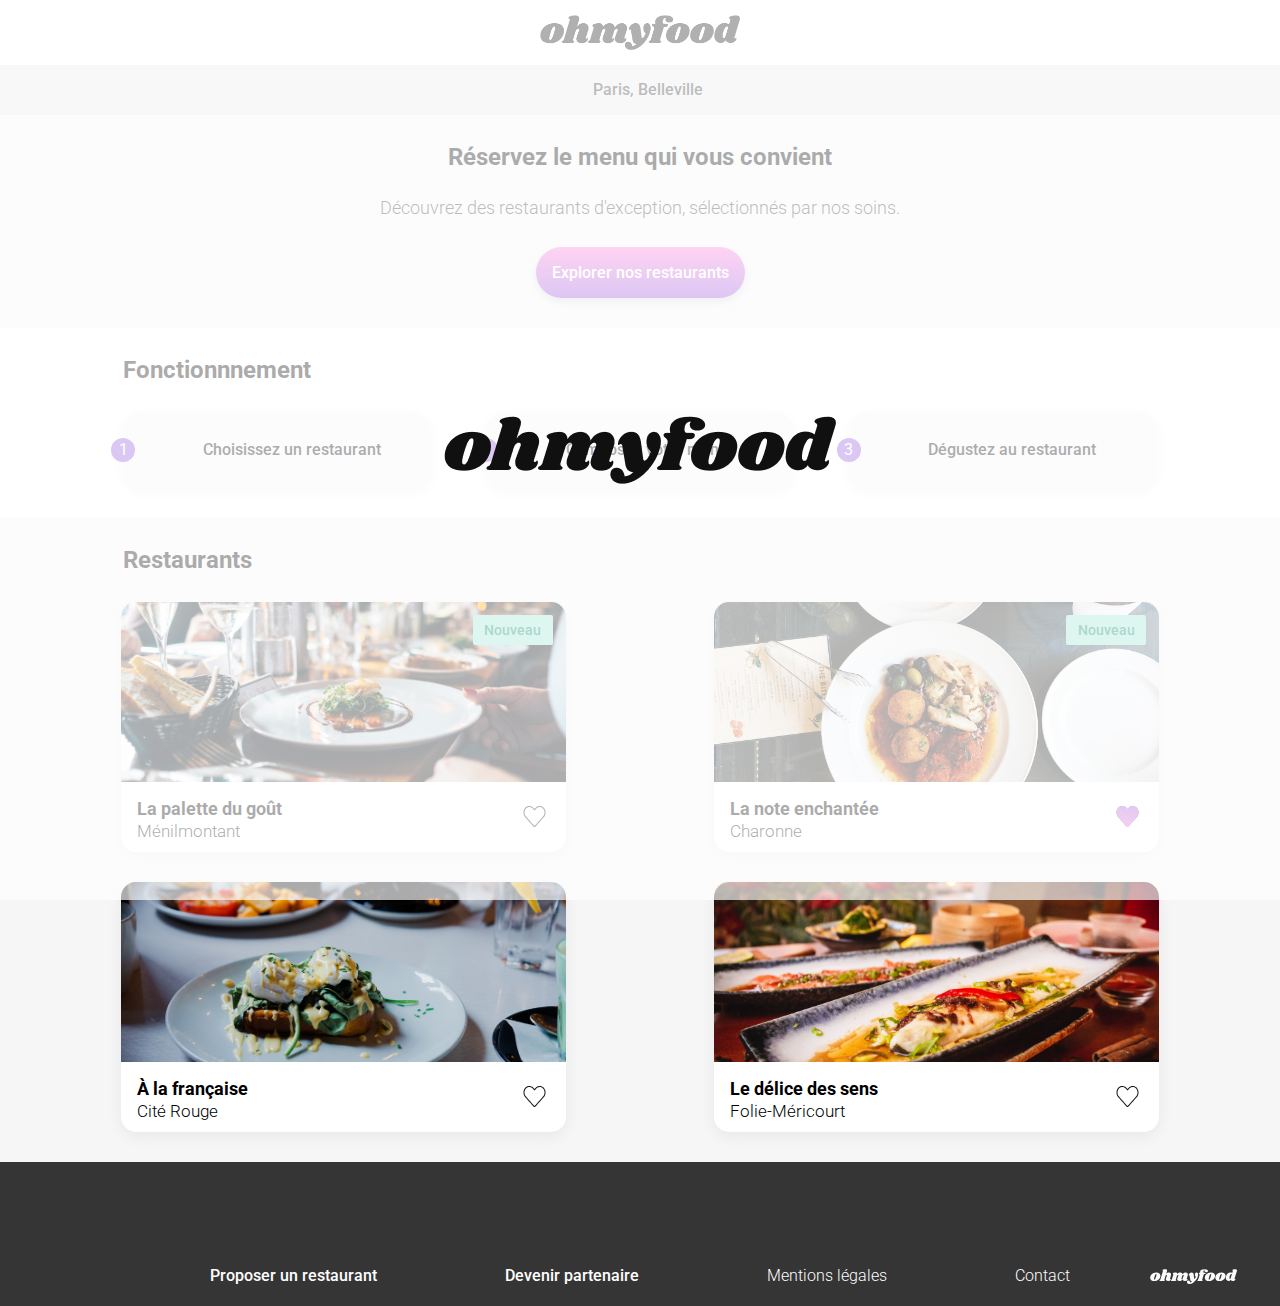
<file: index.html>
<!DOCTYPE html>
<html lang="fr">
  <head>
    <meta charset="UTF-8" />
    <meta name="viewport" content="width=device-width, initial-scale=1.0" />
    <title>OhMyFood!</title>

    <link
      rel="stylesheet"
      href="https://cdnjs.cloudflare.com/ajax/libs/font-awesome/6.4.2/css/all.min.css"
      integrity="sha512-z3gLpd7yknf1YoNbCzqRKc4qyor8gaKU1qmn+CShxbuBusANI9QpRohGBreCFkKxLhei6S9CQXFEbbKuqLg0DA=="
      crossorigin="anonymous"
      referrerpolicy="no-referrer"
    />

    <link rel="preconnect" href="https://fonts.googleapis.com" />
    <link rel="preconnect" href="https://fonts.gstatic.com" crossorigin />
    <link
      href="https://fonts.googleapis.com/css2?family=Roboto:wght@100;300;400;500;700;900&display=swap"
      rel="stylesheet"
    />

    <link rel="stylesheet" href="./css/reset.css" />
    <link rel="stylesheet" href="./css/style.css" />
  </head>

  <body>
    <div class="loader">
      <img src="./images/logo/ohmyfood.png" alt="ohmyfood's logo" />
    </div>
    <div class="main-container">
      <header>
        <nav>
          <a class="return" href="./">
            <i class="fa-solid fa-arrow-left"></i>
          </a>
          <a href="./" class="logo"></a>
        </nav>
        <div class="location">
          <i class="fa-solid fa-location-dot"></i>
          <p class="location-text">Paris, Belleville</p>
        </div>
      </header>
      <main>
        <section class="booking">
          <h1>Réservez le menu qui vous convient</h1>
          <p>
            Découvrez des restaurants d'exception, sélectionnés par nos soins.
          </p>
          <button>Explorer nos restaurants</button>
        </section>
        <section class="howto">
          <p class="section_title">Fonctionnnement</p>
          <div class="step">
            <i class="fa-solid fa-mobile-screen"></i>
            <p>Choisissez un restaurant</p>
          </div>
          <div class="step">
            <i class="fa-solid fa-list-ul"></i>
            <p>Composez votre menu</p>
          </div>
          <div class="step">
            <i class="fa-solid fa-store"></i>
            <p>Dégustez au restaurant</p>
          </div>
        </section>
        <section class="restaurants">
          <p class="section_title">Restaurants</p>
          <div class="card new">
            <a href="./restaurants/la-palette-du-gout.html">
              <img
                class="card-img"
                src="./images/restaurants/jay-wennington-N_Y88TWmGwA-unsplash.jpg"
                alt=""
              />
              <div class="card-content">
                <div class="card-description">
                  <p class="card-title">La palette du goût</p>
                  <p class="card-location">Ménilmontant</p>
                </div>
              </div>
            </a>
            <input type="checkbox" name="restaurant1" id="restaurant1" />
            <label for="restaurant1">
              <img
                src="./images/heart_empty.png"
                alt="empty heart"
                class="unchecked"
              />
              <img
                src="./images/heart_colored.png"
                alt="colored heart"
                class="checked"
              />
            </label>
          </div>

          <div class="card new">
            <a href="./restaurants/la-note-enchantee.html">
              <img
                class="card-img"
                src="./images/restaurants/stil-u2Lp8tXIcjw-unsplash.jpg"
                alt=""
              />
              <div class="card-content">
                <div class="card-description">
                  <p class="card-title">La note enchantée</p>
                  <p class="card-location">Charonne</p>
                </div>
              </div>
            </a>
            <input
              type="checkbox"
              name="restaurant2"
              id="restaurant2"
              checked
            />
            <label for="restaurant2">
              <img
                src="./images/heart_empty.png"
                alt="empty heart"
                class="unchecked"
              />
              <img
                src="./images/heart_colored.png"
                alt="colored heart"
                class="checked"
              />
            </label>
          </div>

          <div class="card">
            <a href="./restaurants/a-la-francaise.html">
              <img
                class="card-img"
                src="./images/restaurants/toa-heftiba-DQKerTsQwi0-unsplash.jpg"
                alt=""
              />
              <div class="card-content">
                <div class="card-description">
                  <p class="card-title">À la française</p>
                  <p class="card-location">Cité Rouge</p>
                </div>
              </div>
            </a>
            <input type="checkbox" name="restaurant3" id="restaurant3" />
            <label for="restaurant3">
              <img
                src="./images/heart_empty.png"
                alt="empty heart"
                class="unchecked"
              />
              <img
                src="./images/heart_colored.png"
                alt="colored heart"
                class="checked"
              />
            </label>
          </div>

          <div class="card">
            <a href="./restaurants/le-delice-des-sens.html">
              <img
                class="card-img"
                src="./images/restaurants/louis-hansel-shotsoflouis-qNBGVyOCY8Q-unsplash.jpg"
                alt=""
              />
              <div class="card-content">
                <div class="card-description">
                  <p class="card-title">Le délice des sens</p>
                  <p class="card-location">Folie-Méricourt</p>
                </div>
              </div>
            </a>
            <input type="checkbox" name="restaurant4" id="restaurant4" />
            <label for="restaurant4">
              <img
                src="./images/heart_empty.png"
                alt="empty heart"
                class="unchecked"
              />
              <img
                src="./images/heart_colored.png"
                alt="colored heart"
                class="checked"
              />
            </label>
          </div>
        </section>
      </main>
      <footer>
        <div class="footer-logo">
          <img src="./images/logo/ohmyfood@2x.svg" alt="ohmyfood's logo" />
        </div>
        <div class="footer-links">
          <a href="#" class="highlight"
            ><i class="fa-solid fa-utensils"></i>Proposer un restaurant</a
          >
          <a href="#" class="highlight"
            ><i class="fa-solid fa-handshake-angle"></i>Devenir partenaire</a
          >
          <a href="#">Mentions légales</a>
          <a href="mailto: contact@ohmyfood.fr?subject=[site]: ">Contact</a>
        </div>
      </footer>
    </div>
  </body>
</html>
</file>
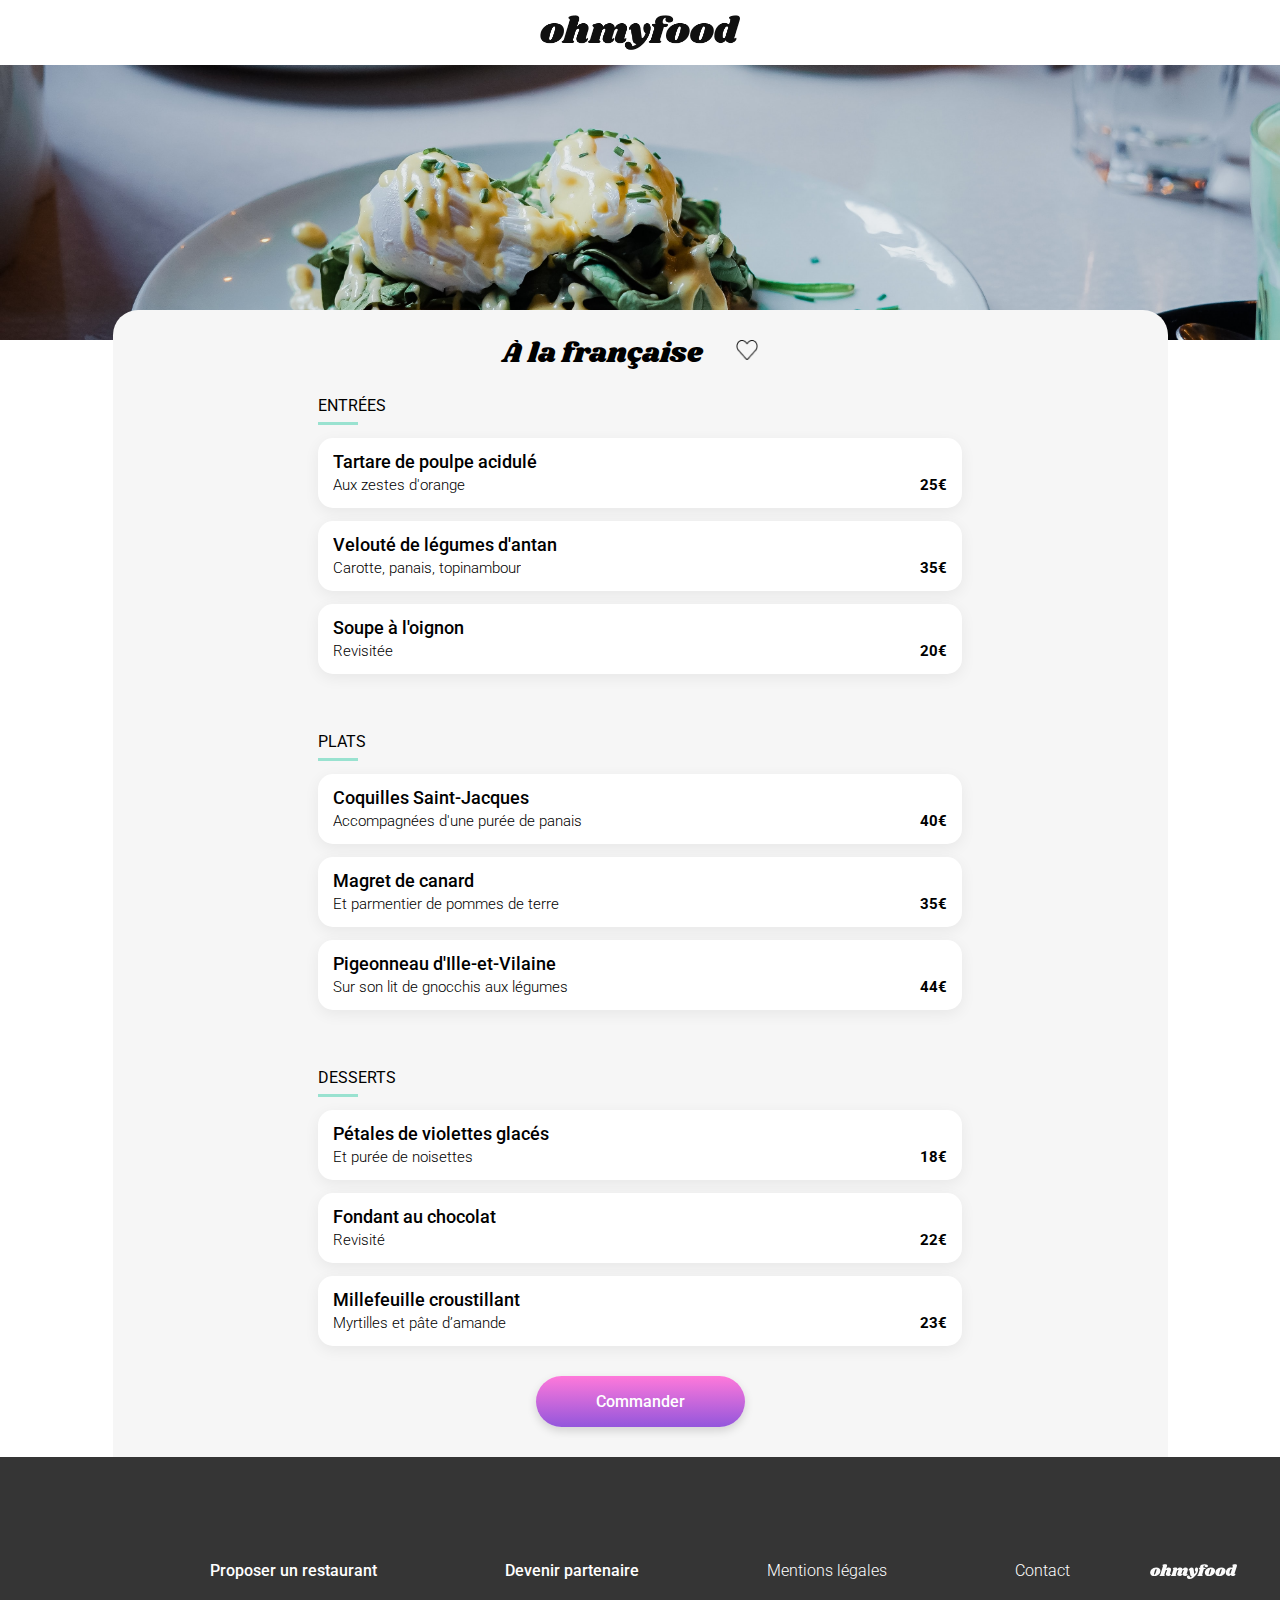
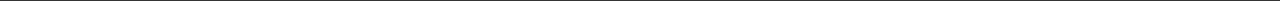
<file: restaurants/a-la-francaise.html>
<!DOCTYPE html>
<html lang="fr">
  <head>
    <meta charset="UTF-8" />
    <meta name="viewport" content="width=device-width, initial-scale=1.0" />
    <title>OhmyFood! - À la française</title>

    <link
      rel="stylesheet"
      href="https://cdnjs.cloudflare.com/ajax/libs/font-awesome/6.4.2/css/all.min.css"
      integrity="sha512-z3gLpd7yknf1YoNbCzqRKc4qyor8gaKU1qmn+CShxbuBusANI9QpRohGBreCFkKxLhei6S9CQXFEbbKuqLg0DA=="
      crossorigin="anonymous"
      referrerpolicy="no-referrer"
    />

    <link rel="preconnect" href="https://fonts.googleapis.com" />
    <link rel="preconnect" href="https://fonts.gstatic.com" crossorigin />
    <link
      href="https://fonts.googleapis.com/css2?family=Roboto:wght@100;300;400;500;700;900&display=swap"
      rel="stylesheet"
    />
    <link
      href="https://fonts.googleapis.com/css2?family=Poppins:wght@400;600&family=Shrikhand&display=swap"
      rel="stylesheet"
    />

    <link rel="stylesheet" href="../css/reset.css" />
    <link rel="stylesheet" href="../css/restaurant/restaurant.css" />
  </head>

  <body>
    <div class="main-container">
      <header>
        <nav>
          <a class="return" href="../">
            <i class="fa-solid fa-arrow-left"></i>
          </a>
          <a href="../" class="logo"></a>
        </nav>
      </header>
      <main>
        <div class="bg-image">
          <img
            src="../images/restaurants/toa-heftiba-DQKerTsQwi0-unsplash.jpg"
            alt=""
          />
        </div>
        <form action="#" class="menu">
          <div class="restaurant">
            <h1>À la française</h1>
            <input type="checkbox" name="restaurant" id="restaurant" />
            <label for="restaurant">
              <img
                src="../images/heart_empty.png"
                alt="empty heart"
                class="unchecked"
              />
              <img
                src="../images/heart_colored.png"
                alt="colored heart"
                class="checked"
              />
            </label>
          </div>

          <!-- starters -->
          <div class="category fadein starter">
            <h2 class="category-title">Entrées</h2>
            <input type="checkbox" name="starter1" id="starter1" />
            <div class="card">
              <label for="starter1" class="clickable"></label>
              <div class="card-content">
                <p class="title">Tartare de poulpe acidulé</p>
                <div class="details">
                  <p class="desc">Aux zestes d'orange</p>
                  <p class="price">25€</p>
                </div>
              </div>
              <div class="select">
                <i class="fa-solid fa-circle-check fa-lg"></i>
              </div>
            </div>
            <input type="checkbox" name="starter2" id="starter2" />
            <div class="card">
              <label for="starter2" class="clickable"></label>
              <div class="card-content">
                <p class="title">Velouté de légumes d'antan</p>
                <div class="details">
                  <p class="desc">Carotte, panais, topinambour</p>
                  <p class="price">35€</p>
                </div>
              </div>
              <div class="select">
                <i class="fa-solid fa-circle-check fa-lg"></i>
              </div>
            </div>
            <input type="checkbox" name="starter3" id="starter3" />
            <div class="card">
              <label for="starter3" class="clickable"></label>
              <div class="card-content">
                <p class="title">Soupe à l'oignon</p>
                <div class="details">
                  <p class="desc">Revisitée</p>
                  <p class="price">20€</p>
                </div>
              </div>
              <div class="select">
                <i class="fa-solid fa-circle-check fa-lg"></i>
              </div>
            </div>
          </div>

          <!-- main -->
          <div class="category fadein main">
            <h2 class="category-title">Plats</h2>
            <input type="checkbox" name="main1" id="main1" />
            <div class="card">
              <label for="main1" class="clickable"></label>
              <div class="card-content">
                <p class="title">Coquilles Saint-Jacques</p>
                <div class="details">
                  <p class="desc">Accompagnées d'une purée de panais</p>
                  <p class="price">40€</p>
                </div>
              </div>
              <div class="select">
                <i class="fa-solid fa-circle-check fa-lg"></i>
              </div>
            </div>
            <input type="checkbox" name="main2" id="main2" />
            <div class="card">
              <label for="main2" class="clickable"></label>
              <div class="card-content">
                <p class="title">Magret de canard</p>
                <div class="details">
                  <p class="desc">Et parmentier de pommes de terre</p>
                  <p class="price">35€</p>
                </div>
              </div>
              <div class="select">
                <i class="fa-solid fa-circle-check fa-lg"></i>
              </div>
            </div>
            <input type="checkbox" name="main3" id="main3" />
            <div class="card">
              <label for="main3" class="clickable"></label>
              <div class="card-content">
                <p class="title">Pigeonneau d'Ille-et-Vilaine</p>
                <div class="details">
                  <p class="desc">Sur son lit de gnocchis aux légumes</p>
                  <p class="price">44€</p>
                </div>
              </div>
              <div class="select">
                <i class="fa-solid fa-circle-check fa-lg"></i>
              </div>
            </div>
          </div>

          <!-- desserts -->
          <div class="category fadein dessert">
            <h2 class="category-title">Desserts</h2>
            <input type="checkbox" name="dessert1" id="dessert1" />
            <div class="card">
              <label for="dessert1" class="clickable"></label>
              <div class="card-content">
                <p class="title">Pétales de violettes glacés</p>
                <div class="details">
                  <p class="desc">Et purée de noisettes</p>
                  <p class="price">18€</p>
                </div>
              </div>
              <div class="select">
                <i class="fa-solid fa-circle-check fa-lg"></i>
              </div>
            </div>
            <input type="checkbox" name="dessert2" id="dessert2" />
            <div class="card">
              <label for="dessert2" class="clickable"></label>
              <div class="card-content">
                <p class="title">Fondant au chocolat</p>
                <div class="details">
                  <p class="desc">Revisité</p>
                  <p class="price">22€</p>
                </div>
              </div>
              <div class="select">
                <i class="fa-solid fa-circle-check fa-lg"></i>
              </div>
            </div>
            <input type="checkbox" name="dessert3" id="dessert3" />
            <div class="card">
              <label for="dessert3" class="clickable"></label>
              <div class="card-content">
                <p class="title">Millefeuille croustillant</p>
                <div class="details">
                  <p class="desc">Myrtilles et pâte d’amande</p>
                  <p class="price">23€</p>
                </div>
              </div>
              <div class="select">
                <i class="fa-solid fa-circle-check fa-lg"></i>
              </div>
            </div>
          </div>

          <button class="cart">Commander</button>
        </form>
      </main>
      <footer>
        <div class="footer-logo">
          <img src="../images/logo/ohmyfood@2x.svg" alt="ohmyfood's logo" />
        </div>
        <div class="footer-links">
          <a href="#" class="highlight"
            ><i class="fa-solid fa-utensils"></i>Proposer un restaurant</a
          >
          <a href="#" class="highlight"
            ><i class="fa-solid fa-handshake-angle"></i>Devenir partenaire</a
          >
          <a href="#">Mentions légales</a>
          <a href="mailto: contact@ohmyfood.fr?subject=[site]: ">Contact</a>
        </div>
      </footer>
    </div>
  </body>
</html>
</file>
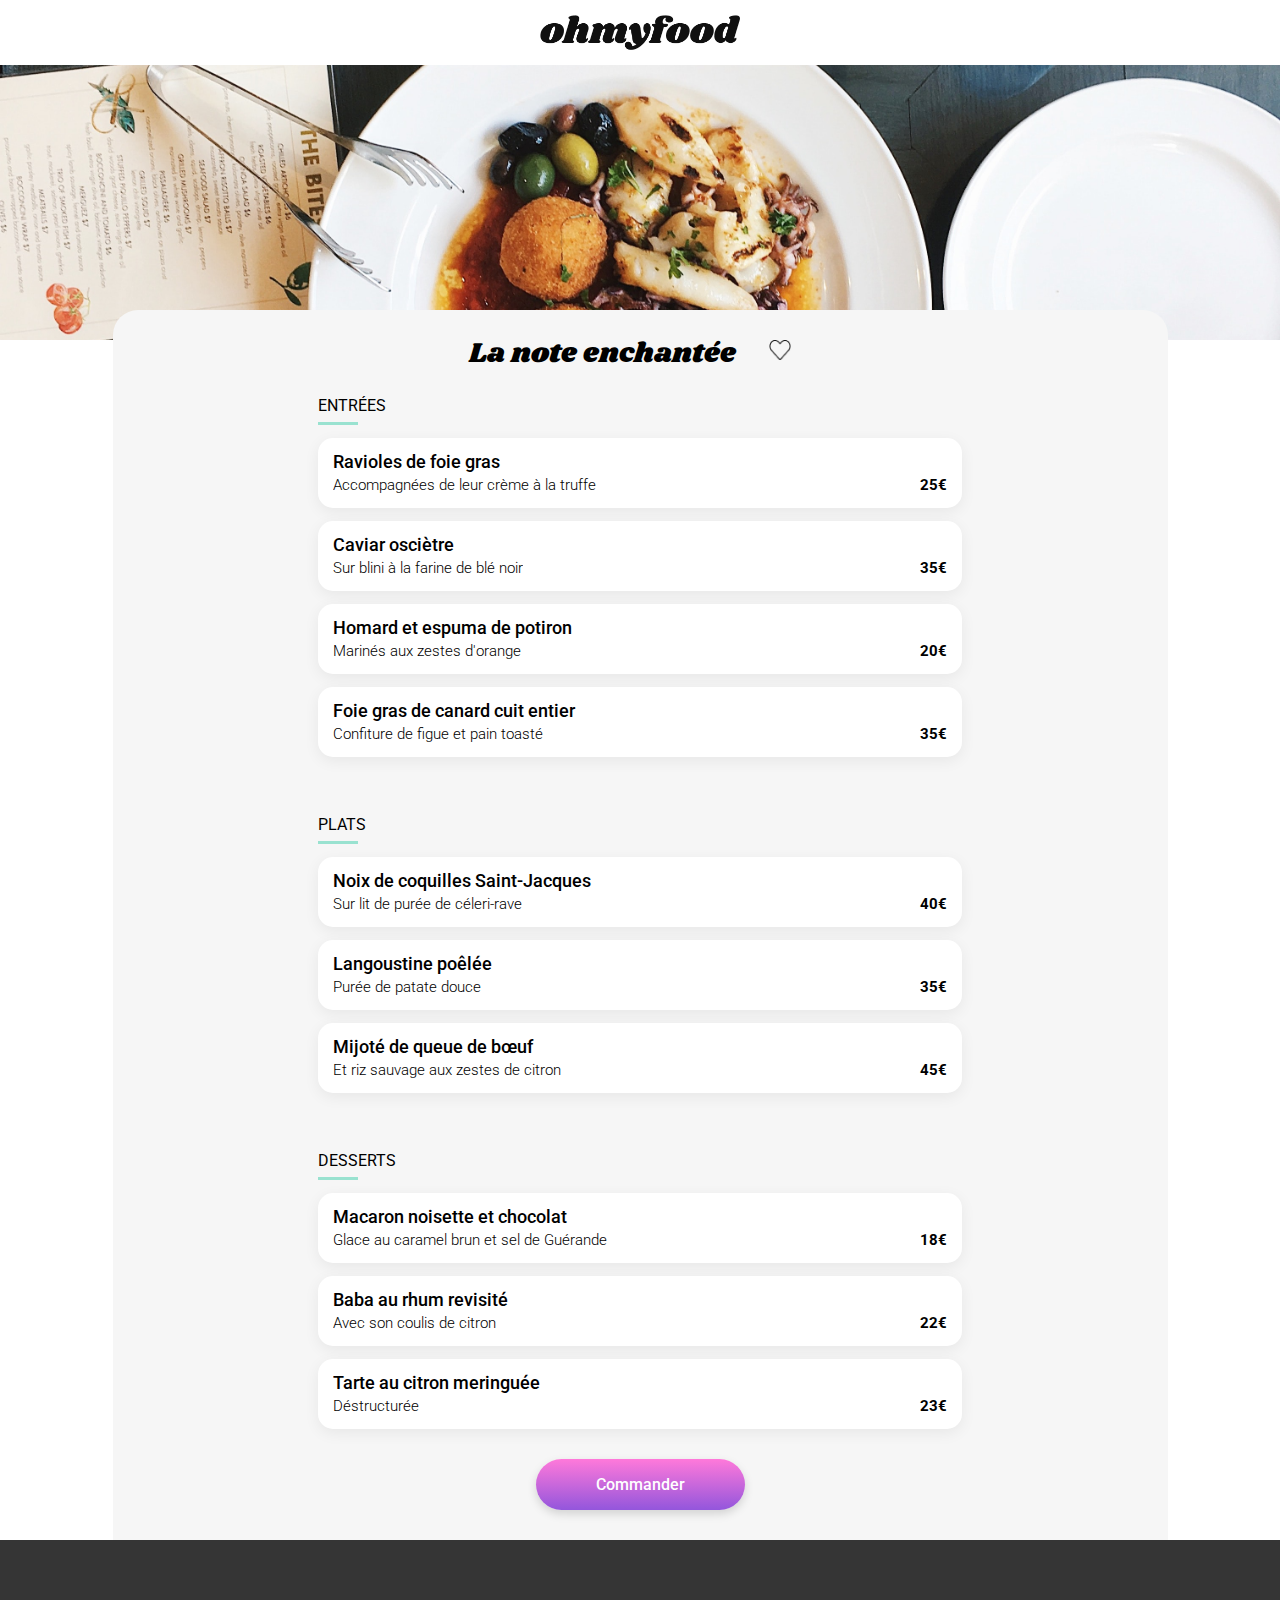
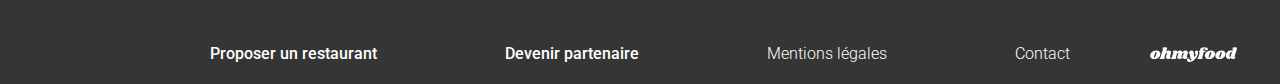
<file: restaurants/la-note-enchantee.html>
<!DOCTYPE html>
<html lang="fr">
  <head>
    <meta charset="UTF-8" />
    <meta name="viewport" content="width=device-width, initial-scale=1.0" />
    <title>OhmyFood! - La note enchantée</title>

    <link
      rel="stylesheet"
      href="https://cdnjs.cloudflare.com/ajax/libs/font-awesome/6.4.2/css/all.min.css"
      integrity="sha512-z3gLpd7yknf1YoNbCzqRKc4qyor8gaKU1qmn+CShxbuBusANI9QpRohGBreCFkKxLhei6S9CQXFEbbKuqLg0DA=="
      crossorigin="anonymous"
      referrerpolicy="no-referrer"
    />

    <link rel="preconnect" href="https://fonts.googleapis.com" />
    <link rel="preconnect" href="https://fonts.gstatic.com" crossorigin />
    <link
      href="https://fonts.googleapis.com/css2?family=Roboto:wght@100;300;400;500;700;900&display=swap"
      rel="stylesheet"
    />
    <link
      href="https://fonts.googleapis.com/css2?family=Poppins:wght@400;600&family=Shrikhand&display=swap"
      rel="stylesheet"
    />

    <link rel="stylesheet" href="../css/reset.css" />
    <link rel="stylesheet" href="../css/restaurant/restaurant.css" />
  </head>

  <body>
    <div class="main-container">
      <header>
        <nav>
          <a class="return" href="../">
            <i class="fa-solid fa-arrow-left"></i>
          </a>
          <a href="../" class="logo"></a>
        </nav>
      </header>
      <main>
        <div class="bg-image">
          <img
            src="../images/restaurants/stil-u2Lp8tXIcjw-unsplash.jpg"
            alt=""
          />
        </div>
        <form action="#" class="menu">
          <div class="restaurant">
            <h1>La note enchantée</h1>
            <input type="checkbox" name="restaurant" id="restaurant" />
            <label for="restaurant">
              <img
                src="../images/heart_empty.png"
                alt="empty heart"
                class="unchecked"
              />
              <img
                src="../images/heart_colored.png"
                alt="colored heart"
                class="checked"
              />
            </label>
          </div>

          <!-- starters -->
          <div class="category fadein starter">
            <h2 class="category-title">Entrées</h2>
            <input type="checkbox" name="starter1" id="starter1" />
            <div class="card">
              <label for="starter1" class="clickable"></label>
              <div class="card-content">
                <p class="title">Ravioles de foie gras</p>
                <div class="details">
                  <p class="desc">Accompagnées de leur crème à la truffe</p>
                  <p class="price">25€</p>
                </div>
              </div>
              <div class="select">
                <i class="fa-solid fa-circle-check fa-lg"></i>
              </div>
            </div>
            <input type="checkbox" name="starter2" id="starter2" />
            <div class="card">
              <label for="starter2" class="clickable"></label>
              <div class="card-content">
                <p class="title">Caviar osciètre</p>
                <div class="details">
                  <p class="desc">Sur blini à la farine de blé noir</p>
                  <p class="price">35€</p>
                </div>
              </div>
              <div class="select">
                <i class="fa-solid fa-circle-check fa-lg"></i>
              </div>
            </div>
            <input type="checkbox" name="starter3" id="starter3" />
            <div class="card">
              <label for="starter3" class="clickable"></label>
              <div class="card-content">
                <p class="title">Homard et espuma de potiron</p>
                <div class="details">
                  <p class="desc">Marinés aux zestes d'orange</p>
                  <p class="price">20€</p>
                </div>
              </div>
              <div class="select">
                <i class="fa-solid fa-circle-check fa-lg"></i>
              </div>
            </div>
            <input type="checkbox" name="starter4" id="starter4" />
            <div class="card">
              <label for="starter4" class="clickable"></label>
              <div class="card-content">
                <p class="title">Foie gras de canard cuit entier</p>
                <div class="details">
                  <p class="desc">Confiture de figue et pain toasté</p>
                  <p class="price">35€</p>
                </div>
              </div>
              <div class="select">
                <i class="fa-solid fa-circle-check fa-lg"></i>
              </div>
            </div>
          </div>

          <!-- main -->
          <div class="category fadein main">
            <h2 class="category-title">Plats</h2>
            <input type="checkbox" name="main1" id="main1" />
            <div class="card">
              <label for="main1" class="clickable"></label>
              <div class="card-content">
                <p class="title">Noix de coquilles Saint-Jacques</p>
                <div class="details">
                  <p class="desc">Sur lit de purée de céleri-rave</p>
                  <p class="price">40€</p>
                </div>
              </div>
              <div class="select">
                <i class="fa-solid fa-circle-check fa-lg"></i>
              </div>
            </div>
            <input type="checkbox" name="main2" id="main2" />
            <div class="card">
              <label for="main2" class="clickable"></label>
              <div class="card-content">
                <p class="title">Langoustine poêlée</p>
                <div class="details">
                  <p class="desc">Purée de patate douce</p>
                  <p class="price">35€</p>
                </div>
              </div>
              <div class="select">
                <i class="fa-solid fa-circle-check fa-lg"></i>
              </div>
            </div>
            <input type="checkbox" name="main3" id="main3" />
            <div class="card">
              <label for="main3" class="clickable"></label>
              <div class="card-content">
                <p class="title">Mijoté de queue de bœuf</p>
                <div class="details">
                  <p class="desc">Et riz sauvage aux zestes de citron</p>
                  <p class="price">45€</p>
                </div>
              </div>
              <div class="select">
                <i class="fa-solid fa-circle-check fa-lg"></i>
              </div>
            </div>
          </div>

          <!-- desserts -->
          <div class="category fadein dessert">
            <h2 class="category-title">Desserts</h2>
            <input type="checkbox" name="dessert1" id="dessert1" />
            <div class="card">
              <label for="dessert1" class="clickable"></label>
              <div class="card-content">
                <p class="title">Macaron noisette et chocolat</p>
                <div class="details">
                  <p class="desc">Glace au caramel brun et sel de Guérande</p>
                  <p class="price">18€</p>
                </div>
              </div>
              <div class="select">
                <i class="fa-solid fa-circle-check fa-lg"></i>
              </div>
            </div>
            <input type="checkbox" name="dessert2" id="dessert2" />
            <div class="card">
              <label for="dessert2" class="clickable"></label>
              <div class="card-content">
                <p class="title">Baba au rhum revisité</p>
                <div class="details">
                  <p class="desc">Avec son coulis de citron</p>
                  <p class="price">22€</p>
                </div>
              </div>
              <div class="select">
                <i class="fa-solid fa-circle-check fa-lg"></i>
              </div>
            </div>
            <input type="checkbox" name="dessert3" id="dessert3" />
            <div class="card">
              <label for="dessert3" class="clickable"></label>
              <div class="card-content">
                <p class="title">Tarte au citron meringuée</p>
                <div class="details">
                  <p class="desc">Déstructurée</p>
                  <p class="price">23€</p>
                </div>
              </div>
              <div class="select">
                <i class="fa-solid fa-circle-check fa-lg"></i>
              </div>
            </div>
          </div>

          <button class="cart">Commander</button>
        </form>
      </main>
      <footer>
        <div class="footer-logo">
          <img src="../images/logo/ohmyfood@2x.svg" alt="ohmyfood's logo" />
        </div>
        <div class="footer-links">
          <a href="#" class="highlight"
            ><i class="fa-solid fa-utensils"></i>Proposer un restaurant</a
          >
          <a href="#" class="highlight"
            ><i class="fa-solid fa-handshake-angle"></i>Devenir partenaire</a
          >
          <a href="#">Mentions légales</a>
          <a href="mailto: contact@ohmyfood.fr?subject=[site]: ">Contact</a>
        </div>
      </footer>
    </div>
  </body>
</html>
</file>
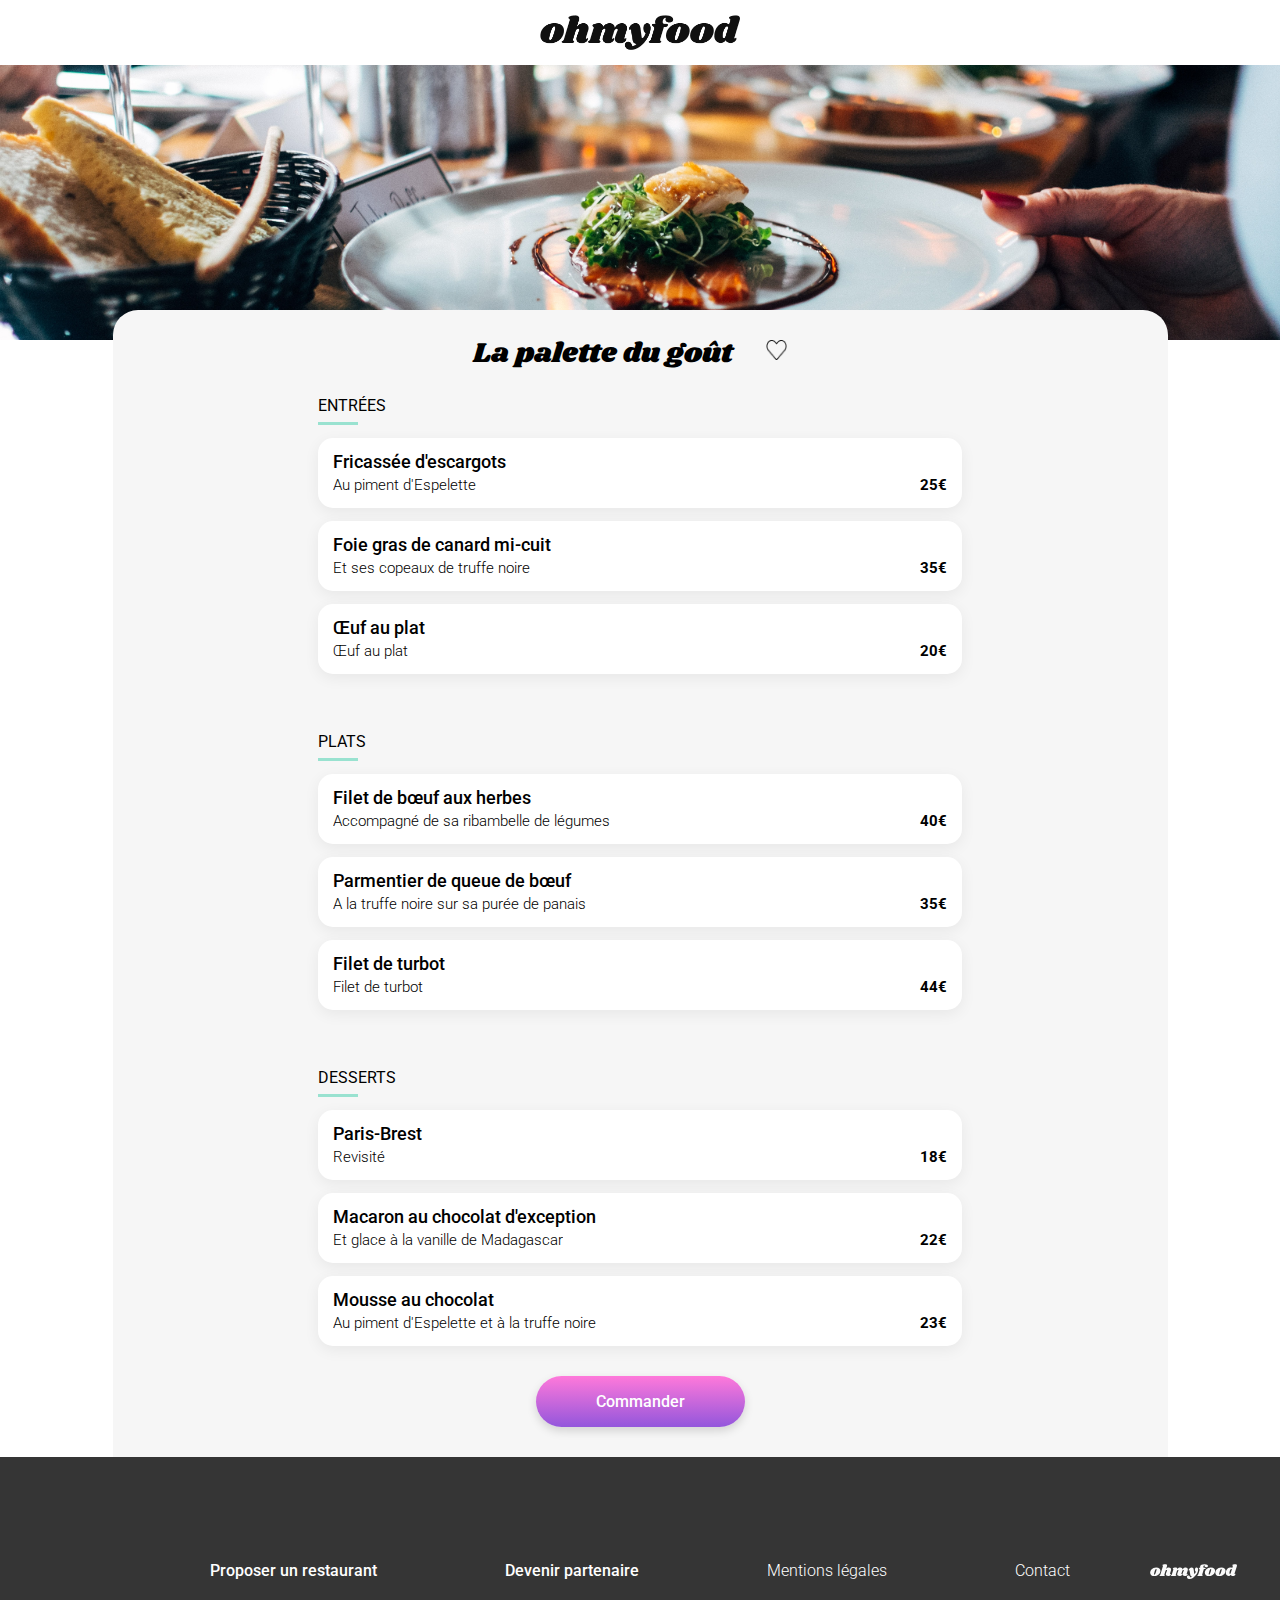
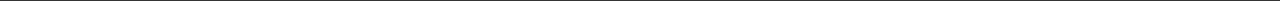
<file: restaurants/la-palette-du-gout.html>
<!DOCTYPE html>
<html lang="fr">
  <head>
    <meta charset="UTF-8" />
    <meta name="viewport" content="width=device-width, initial-scale=1.0" />
    <title>OhmyFood! - La palette du goût</title>

    <link
      rel="stylesheet"
      href="https://cdnjs.cloudflare.com/ajax/libs/font-awesome/6.4.2/css/all.min.css"
      integrity="sha512-z3gLpd7yknf1YoNbCzqRKc4qyor8gaKU1qmn+CShxbuBusANI9QpRohGBreCFkKxLhei6S9CQXFEbbKuqLg0DA=="
      crossorigin="anonymous"
      referrerpolicy="no-referrer"
    />

    <link rel="preconnect" href="https://fonts.googleapis.com" />
    <link rel="preconnect" href="https://fonts.gstatic.com" crossorigin />
    <link
      href="https://fonts.googleapis.com/css2?family=Roboto:wght@100;300;400;500;700;900&display=swap"
      rel="stylesheet"
    />
    <link
      href="https://fonts.googleapis.com/css2?family=Poppins:wght@400;600&family=Shrikhand&display=swap"
      rel="stylesheet"
    />

    <link rel="stylesheet" href="../css/reset.css" />
    <link rel="stylesheet" href="../css/restaurant/restaurant.css" />
  </head>

  <body>
    <div class="main-container">
      <header>
        <nav>
          <a class="return" href="../">
            <i class="fa-solid fa-arrow-left"></i>
          </a>
          <a href="../" class="logo"></a>
        </nav>
      </header>
      <main>
        <div class="bg-image">
          <img
            src="../images/restaurants/jay-wennington-N_Y88TWmGwA-unsplash.jpg"
            alt=""
          />
        </div>
        <form action="#" class="menu">
          <div class="restaurant">
            <h1>La palette du goût</h1>
            <input type="checkbox" name="restaurant" id="restaurant" />
            <label for="restaurant">
              <img
                src="../images/heart_empty.png"
                alt="empty heart"
                class="unchecked"
              />
              <img
                src="../images/heart_colored.png"
                alt="colored heart"
                class="checked"
              />
            </label>
          </div>

          <!-- starters -->
          <div class="category fadein starter">
            <h2 class="category-title">Entrées</h2>
            <input type="checkbox" name="starter1" id="starter1" />
            <div class="card">
              <label for="starter1" class="clickable"></label>
              <div class="card-content">
                <p class="title">Fricassée d'escargots</p>
                <div class="details">
                  <p class="desc">Au piment d'Espelette</p>
                  <p class="price">25€</p>
                </div>
              </div>
              <div class="select">
                <i class="fa-solid fa-circle-check fa-xl"></i>
              </div>
            </div>
            <input type="checkbox" name="starter2" id="starter2" />
            <div class="card">
              <label for="starter2" class="clickable"></label>
              <div class="card-content">
                <p class="title">Foie gras de canard mi-cuit</p>
                <div class="details">
                  <p class="desc">Et ses copeaux de truffe noire</p>
                  <p class="price">35€</p>
                </div>
              </div>
              <div class="select">
                <i class="fa-solid fa-circle-check fa-xl"></i>
              </div>
            </div>
            <input type="checkbox" name="starter3" id="starter3" />
            <div class="card">
              <label for="starter3" class="clickable"></label>
              <div class="card-content">
                <p class="title">Œuf au plat</p>
                <div class="details">
                  <p class="desc">Œuf au plat</p>
                  <p class="price">20€</p>
                </div>
              </div>
              <div class="select">
                <i class="fa-solid fa-circle-check fa-xl"></i>
              </div>
            </div>
          </div>

          <!-- main -->
          <div class="category fadein main">
            <h2 class="category-title">Plats</h2>
            <input type="checkbox" name="main1" id="main1" />
            <div class="card">
              <label for="main1" class="clickable"></label>
              <div class="card-content">
                <p class="title">Filet de bœuf aux herbes</p>
                <div class="details">
                  <p class="desc">Accompagné de sa ribambelle de légumes</p>
                  <p class="price">40€</p>
                </div>
              </div>
              <div class="select">
                <i class="fa-solid fa-circle-check fa-xl"></i>
              </div>
            </div>
            <input type="checkbox" name="main2" id="main2" />
            <div class="card">
              <label for="main2" class="clickable"></label>
              <div class="card-content">
                <p class="title">Parmentier de queue de bœuf</p>
                <div class="details">
                  <p class="desc">À la truffe noire sur sa purée de panais</p>
                  <p class="price">35€</p>
                </div>
              </div>
              <div class="select">
                <i class="fa-solid fa-circle-check fa-xl"></i>
              </div>
            </div>
            <input type="checkbox" name="main3" id="main3" />
            <div class="card">
              <label for="main3" class="clickable"></label>
              <div class="card-content">
                <p class="title">Filet de turbot</p>
                <div class="details">
                  <p class="desc">Filet de turbot</p>
                  <p class="price">44€</p>
                </div>
              </div>
              <div class="select">
                <i class="fa-solid fa-circle-check fa-xl"></i>
              </div>
            </div>
          </div>

          <!-- desserts -->
          <div class="category fadein dessert">
            <h2 class="category-title">Desserts</h2>
            <input type="checkbox" name="dessert1" id="dessert1" />
            <div class="card">
              <label for="dessert1" class="clickable"></label>
              <div class="card-content">
                <p class="title">Paris-Brest</p>
                <div class="details">
                  <p class="desc">Revisité</p>
                  <p class="price">18€</p>
                </div>
              </div>
              <div class="select">
                <i class="fa-solid fa-circle-check fa-xl"></i>
              </div>
            </div>
            <input type="checkbox" name="dessert2" id="dessert2" />
            <div class="card">
              <label for="dessert2" class="clickable"></label>
              <div class="card-content">
                <p class="title">Macaron au chocolat d'exception</p>
                <div class="details">
                  <p class="desc">Et glace à la vanille de Madagascar</p>
                  <p class="price">22€</p>
                </div>
              </div>
              <div class="select">
                <i class="fa-solid fa-circle-check fa-xl"></i>
              </div>
            </div>
            <input type="checkbox" name="dessert3" id="dessert3" />
            <div class="card">
              <label for="dessert3" class="clickable"></label>
              <div class="card-content">
                <p class="title">Mousse au chocolat</p>
                <div class="details">
                  <p class="desc">Au piment d'Espelette et à la truffe noire</p>
                  <p class="price">23€</p>
                </div>
              </div>
              <div class="select">
                <i class="fa-solid fa-circle-check fa-xl"></i>
              </div>
            </div>
          </div>

          <button class="cart">Commander</button>
        </form>
      </main>
      <footer>
        <div class="footer-logo">
          <img src="../images/logo/ohmyfood@2x.svg" alt="ohmyfood's logo" />
        </div>
        <div class="footer-links">
          <a href="#" class="highlight"
            ><i class="fa-solid fa-utensils"></i>Proposer un restaurant</a
          >
          <a href="#" class="highlight"
            ><i class="fa-solid fa-handshake-angle"></i>Devenir partenaire</a
          >
          <a href="#">Mentions légales</a>
          <a href="mailto: contact@ohmyfood.fr?subject=[site]: ">Contact</a>
        </div>
      </footer>
    </div>
  </body>
</html>
</file>
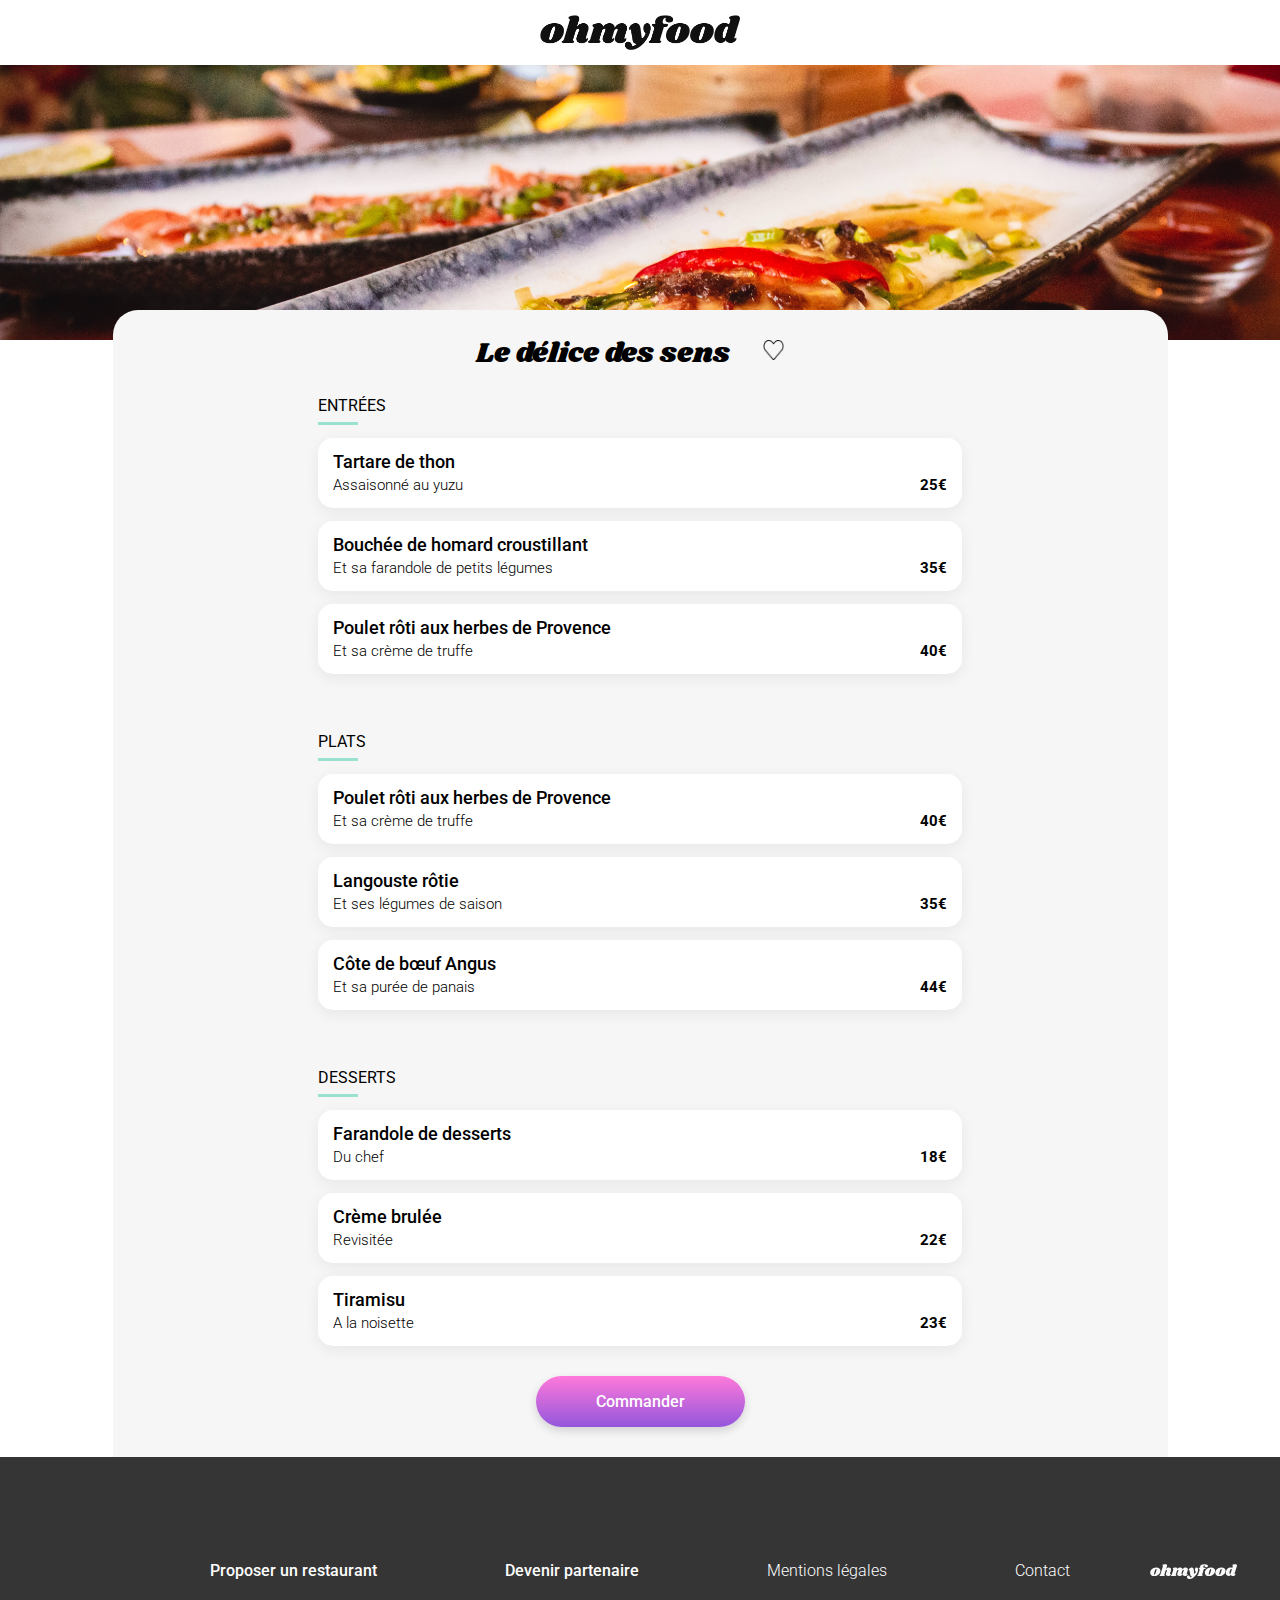
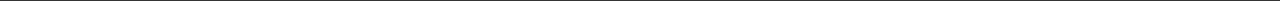
<file: restaurants/le-delice-des-sens.html>
<!DOCTYPE html>
<html lang="fr">
  <head>
    <meta charset="UTF-8" />
    <meta name="viewport" content="width=device-width, initial-scale=1.0" />
    <title>OhmyFood! - Le délice des sens</title>

    <link
      rel="stylesheet"
      href="https://cdnjs.cloudflare.com/ajax/libs/font-awesome/6.4.2/css/all.min.css"
      integrity="sha512-z3gLpd7yknf1YoNbCzqRKc4qyor8gaKU1qmn+CShxbuBusANI9QpRohGBreCFkKxLhei6S9CQXFEbbKuqLg0DA=="
      crossorigin="anonymous"
      referrerpolicy="no-referrer"
    />

    <link rel="preconnect" href="https://fonts.googleapis.com" />
    <link rel="preconnect" href="https://fonts.gstatic.com" crossorigin />
    <link
      href="https://fonts.googleapis.com/css2?family=Roboto:wght@100;300;400;500;700;900&display=swap"
      rel="stylesheet"
    />
    <link
      href="https://fonts.googleapis.com/css2?family=Poppins:wght@400;600&family=Shrikhand&display=swap"
      rel="stylesheet"
    />

    <link rel="stylesheet" href="../css/reset.css" />
    <link rel="stylesheet" href="../css/restaurant/restaurant.css" />
  </head>

  <body>
    <div class="main-container">
      <header>
        <nav>
          <a class="return" href="../">
            <i class="fa-solid fa-arrow-left"></i>
          </a>
          <a href="../" class="logo"></a>
        </nav>
      </header>
      <main>
        <div class="bg-image">
          <img
            src="../images/restaurants/louis-hansel-shotsoflouis-qNBGVyOCY8Q-unsplash.jpg"
            alt=""
          />
        </div>
        <form action="#" class="menu">
          <div class="restaurant">
            <h1>Le délice des sens</h1>
            <input type="checkbox" name="restaurant" id="restaurant" />
            <label for="restaurant">
              <img
                src="../images/heart_empty.png"
                alt="empty heart"
                class="unchecked"
              />
              <img
                src="../images/heart_colored.png"
                alt="colored heart"
                class="checked"
              />
            </label>
          </div>

          <!-- starters -->
          <div class="category fadein starter">
            <h2 class="category-title">Entrées</h2>
            <input type="checkbox" name="starter1" id="starter1" />
            <div class="card">
              <label for="starter1" class="clickable"></label>
              <div class="card-content">
                <p class="title">Tartare de thon</p>
                <div class="details">
                  <p class="desc">Assaisonné au yuzu</p>
                  <p class="price">25€</p>
                </div>
              </div>
              <div class="select">
                <i class="fa-solid fa-circle-check fa-lg"></i>
              </div>
            </div>
            <input type="checkbox" name="starter2" id="starter2" />
            <div class="card">
              <label for="starter2" class="clickable"></label>
              <div class="card-content">
                <p class="title">Bouchée de homard croustillant</p>
                <div class="details">
                  <p class="desc">Et sa farandole de petits légumes</p>
                  <p class="price">35€</p>
                </div>
              </div>
              <div class="select">
                <i class="fa-solid fa-circle-check fa-lg"></i>
              </div>
            </div>
            <input type="checkbox" name="starter3" id="starter3" />
            <div class="card">
              <label for="starter3" class="clickable"></label>
              <div class="card-content">
                <p class="title">Poulet rôti aux herbes de Provence</p>
                <div class="details">
                  <p class="desc">Et sa crème de truffe</p>
                  <p class="price">40€</p>
                </div>
              </div>
              <div class="select">
                <i class="fa-solid fa-circle-check fa-lg"></i>
              </div>
            </div>
          </div>

          <!-- main -->
          <div class="category fadein main">
            <h2 class="category-title">Plats</h2>
            <input type="checkbox" name="main1" id="main1" />
            <div class="card">
              <label for="main1" class="clickable"></label>
              <div class="card-content">
                <p class="title">Poulet rôti aux herbes de Provence</p>
                <div class="details">
                  <p class="desc">Et sa crème de truffe</p>
                  <p class="price">40€</p>
                </div>
              </div>
              <div class="select">
                <i class="fa-solid fa-circle-check fa-lg"></i>
              </div>
            </div>
            <input type="checkbox" name="main2" id="main2" />
            <div class="card">
              <label for="main2" class="clickable"></label>
              <div class="card-content">
                <p class="title">Langouste rôtie</p>
                <div class="details">
                  <p class="desc">Et ses légumes de saison</p>
                  <p class="price">35€</p>
                </div>
              </div>
              <div class="select">
                <i class="fa-solid fa-circle-check fa-lg"></i>
              </div>
            </div>
            <input type="checkbox" name="main3" id="main3" />
            <div class="card">
              <label for="main3" class="clickable"></label>
              <div class="card-content">
                <p class="title">Côte de bœuf Angus</p>
                <div class="details">
                  <p class="desc">Et sa purée de panais</p>
                  <p class="price">44€</p>
                </div>
              </div>
              <div class="select">
                <i class="fa-solid fa-circle-check fa-lg"></i>
              </div>
            </div>
          </div>

          <!-- desserts -->
          <div class="category fadein dessert">
            <h2 class="category-title">Desserts</h2>
            <input type="checkbox" name="dessert1" id="dessert1" />
            <div class="card">
              <label for="dessert1" class="clickable"></label>
              <div class="card-content">
                <p class="title">Farandole de desserts</p>
                <div class="details">
                  <p class="desc">Du chef</p>
                  <p class="price">18€</p>
                </div>
              </div>
              <div class="select">
                <i class="fa-solid fa-circle-check fa-lg"></i>
              </div>
            </div>
            <input type="checkbox" name="dessert2" id="dessert2" />
            <div class="card">
              <label for="dessert2" class="clickable"></label>
              <div class="card-content">
                <p class="title">Crème brulée</p>
                <div class="details">
                  <p class="desc">Revisitée</p>
                  <p class="price">22€</p>
                </div>
              </div>
              <div class="select">
                <i class="fa-solid fa-circle-check fa-lg"></i>
              </div>
            </div>
            <input type="checkbox" name="dessert3" id="dessert3" />
            <div class="card">
              <label for="dessert3" class="clickable"></label>
              <div class="card-content">
                <p class="title">Tiramisu</p>
                <div class="details">
                  <p class="desc">À la noisette</p>
                  <p class="price">23€</p>
                </div>
              </div>
              <div class="select">
                <i class="fa-solid fa-circle-check fa-lg"></i>
              </div>
            </div>
          </div>

          <button class="cart">Commander</button>
        </form>
      </main>
      <footer>
        <div class="footer-logo">
          <img src="../images/logo/ohmyfood@2x.svg" alt="ohmyfood's logo" />
        </div>
        <div class="footer-links">
          <a href="#" class="highlight"
            ><i class="fa-solid fa-utensils"></i>Proposer un restaurant</a
          >
          <a href="#" class="highlight"
            ><i class="fa-solid fa-handshake-angle"></i>Devenir partenaire</a
          >
          <a href="#">Mentions légales</a>
          <a href="mailto: contact@ohmyfood.fr?subject=[site]: ">Contact</a>
        </div>
      </footer>
    </div>
  </body>
</html>
</file>
<file: css/style.css>
/*** sizes ***/
/*** colors ***/
/*** fonts ***/
/*** style ***/
* {
  margin: 0;
  padding: 0;
  box-sizing: border-box;
  font-family: "Roboto", sans-serif;
}

body {
  background-color: #fff;
}

.main-container {
  height: 100%;
  min-height: 100vh;
  min-width: 320px;
  width: 100%;
  position: relative;
}

header {
  max-height: 150px;
  height: 10%;
  width: 100%;
  display: flex;
  flex-direction: column;
  align-items: center;
}
header nav {
  width: 100%;
  height: calc(100% - 50px);
  display: flex;
  align-items: center;
  padding: 15px 0;
}
header nav .return {
  display: none;
}
header nav .logo {
  align-self: center;
  display: block;
  background: url("../images/logo/ohmyfood.png") no-repeat center;
  width: 100%;
  height: 35px;
  background-size: 200px 35px;
}

main {
  padding-bottom: 144px;
}

footer {
  position: absolute;
  bottom: 0;
  height: 144px;
  width: 100%;
  display: flex;
  justify-content: space-evenly;
  flex-direction: column;
  background-color: #353535;
  padding: 22px 25px;
}
footer .footer-links {
  display: flex;
  flex-direction: column;
  justify-content: space-between;
  height: 100%;
}
footer .footer-links a {
  color: #fff;
  text-decoration: none;
  font-family: "Roboto", sans-serif;
  font-weight: 300;
  font-size: 16px;
}
footer .footer-links a i {
  color: #fff;
  width: 25px;
}
footer .footer-links a.highlight {
  font-weight: 500;
  font-size: 16px;
}
footer .footer-logo {
  height: 15px;
  margin-bottom: 15px;
  display: flex;
  justify-content: center;
  align-items: center;
  width: -moz-fit-content;
  width: fit-content;
}
footer .footer-logo img {
  filter: invert(100%) sepia(0%) saturate(0%) hue-rotate(93deg) brightness(103%) contrast(103%);
  height: 100%;
}

@media (min-width: 1024px) {
  footer {
    flex-direction: row-reverse;
    justify-content: end;
    align-items: end;
  }
  footer .footer-logo {
    margin-bottom: 0;
    width: 15%;
    max-width: 240px;
    padding-left: 5%;
  }
  footer .footer-links {
    height: -moz-fit-content;
    height: fit-content;
    flex-direction: row;
    width: 70%;
    max-width: 900px;
    justify-content: space-between;
  }
}
/*** colors ***/
/*** size ***/
.loader {
  display: flex;
  justify-content: center;
  align-items: center;
  position: fixed;
  top: 0;
  left: 0;
  bottom: 0;
  right: 0;
  z-index: 10;
  background-color: rgba(255, 255, 255, 0.6705882353);
  animation: hide 0.1s ease 1.5s forwards;
}
.loader img {
  animation: loader 0.6s ease infinite;
  max-width: 60%;
}
@keyframes loader {
  0% {
    transform: scale(1);
  }
  75% {
    transform: scale(1.3);
  }
  90% {
    transform: scale(0.9);
  }
  95% {
    transform: scale(1.05);
  }
  100% {
    transform: scale(1);
  }
}
@keyframes hide {
  0% {
    display: flex;
  }
  100% {
    display: none;
  }
}

header .location {
  width: 100%;
  height: 50px;
  text-align: center;
  background-color: #eaeaea;
  display: flex;
  justify-content: center;
  align-items: center;
  box-shadow: inset 0 2px 4px 0 rgba(0, 0, 0, 0.0823529412);
}
header .location i {
  margin-right: 15px;
  color: #353535;
}
header .location .location-text {
  font-family: "Roboto", sans-serif;
  font-size: 16px;
  font-weight: 500;
  color: #353535;
}

section:nth-child(2n+1) {
  background-color: #f6f6f6;
}

.booking {
  width: 100%;
  display: flex;
  flex-direction: column;
  justify-content: space-between;
  align-items: center;
  padding: 30px 0;
  text-align: center;
}
.booking h1 {
  font-weight: 700;
  font-size: 24px;
  margin-bottom: 30px;
  max-width: 80%;
}
.booking p {
  font-weight: 300;
  font-size: 18px;
  max-width: 90%;
  margin-bottom: 30px;
  color: #353535;
}
.booking button {
  position: relative;
  padding: 16px;
  border-radius: 30px;
  border: none;
  color: #fff;
  background: linear-gradient(#ff79da, #9356dc);
  cursor: pointer;
  font-size: 16px;
  font-weight: 500;
  box-shadow: 0 4px 10px 0 rgba(0, 0, 0, 0.1450980392);
  transition: all 0.2s;
}
.booking button:hover {
  box-shadow: 0 4px 10px 0 rgba(0, 0, 0, 0.2078431373);
}
.booking button:hover::after {
  content: "";
  position: absolute;
  top: 0;
  right: 0;
  bottom: 0;
  left: 0;
  background: rgba(255, 255, 255, 0.0823529412);
}

.section_title {
  font-weight: 700;
  font-size: 24px;
  width: 85%;
}

.howto {
  padding: 30px 0;
  display: flex;
  flex-direction: column;
  justify-content: space-between;
  align-items: center;
  width: 100%;
  height: 400px;
  counter-reset: step;
}
.howto .step {
  width: 85%;
  max-width: 400px;
  border-radius: 20px;
  background-color: #f6f6f6;
  display: flex;
  align-items: center;
  padding: 30px;
  position: relative;
  counter-increment: step;
  box-shadow: 0 4px 15px 0 rgba(0, 0, 0, 0.0823529412);
}
.howto .step i {
  color: #7e7e7e;
  width: 20%;
  text-align: center;
}
.howto .step p {
  font-weight: 500;
  font-size: 16px;
}
.howto .step::before {
  content: counter(step);
  display: flex;
  justify-content: center;
  align-items: center;
  position: absolute;
  left: -12px;
  top: calc(50% - 12px);
  width: 24px;
  height: 24px;
  background-color: #9356dc;
  color: white;
  border-radius: 25px;
}

.restaurants {
  padding: 30px 0;
  display: flex;
  justify-content: space-evenly;
  align-items: center;
  flex-wrap: wrap;
}
.restaurants input {
  visibility: hidden;
}
.restaurants input:checked + label .checked,
.restaurants label:hover .checked {
  opacity: 1;
}
.restaurants label {
  display: block;
  width: 22px;
  height: 22px;
}
.restaurants label img {
  position: absolute;
  transition: opacity 0.15s ease-in;
  cursor: pointer;
  right: 20px;
  bottom: 10%;
}
.restaurants label .unchecked {
  color: #000;
}
.restaurants label .checked {
  opacity: 0;
}
.restaurants .card {
  width: 90%;
  max-width: 340px;
  height: 250px;
  border-radius: 15px;
  margin-top: 30px;
  background-color: #fff;
  display: flex;
  flex-direction: column;
  box-shadow: 0 4px 15px 0 rgba(0, 0, 0, 0.062745098);
  transition: all 0.15s linear;
  position: relative;
}
.restaurants .card a {
  display: block;
  width: 100%;
  height: 100%;
  text-decoration: none;
  color: #000;
}
.restaurants .card:hover {
  transform: scale(1.05);
  box-shadow: 0 4px 15px 0 rgba(0, 0, 0, 0.2509803922);
}
.restaurants .card:visited {
  color: #000;
}
.restaurants .card.new:after {
  content: "Nouveau";
  display: flex;
  justify-content: center;
  align-items: center;
  color: #008766;
  background-color: #99e2d0;
  font-weight: 500;
  font-size: 14px;
  position: absolute;
  width: 80px;
  height: 30px;
  top: 13px;
  right: 13px;
  border-radius: 2px;
  box-shadow: 0 2px 4px 0 rgba(0, 0, 0, 0.0823529412);
}
.restaurants .card .card-img {
  width: 100%;
  max-height: calc(100% - 70px);
  border-radius: 15px 15px 0 0;
  -o-object-fit: cover;
     object-fit: cover;
}
.restaurants .card .card-content {
  display: flex;
  justify-content: space-between;
  align-items: center;
  padding: 16px;
  height: 70px;
}
.restaurants .card .card-content .card-description .card-title {
  font-weight: 700;
  font-size: 18px;
  margin-bottom: 5px;
}
.restaurants .card .card-content .card-description .card-location {
  font-weight: 300;
  font-size: 17px;
}

@media (min-width: 767.98px) {
  header .location {
    box-shadow: none;
  }
  .howto {
    display: grid;
    grid-template-areas: "a a a a a a a a" "b b b b c c c c" ". . d d d d . .";
    grid-template-columns: repeat(8, 1fr);
  }
  .howto .section_title {
    grid-area: a;
    width: 95%;
    justify-self: center;
  }
  .howto .step:nth-of-type(1) {
    grid-area: b;
    justify-self: center;
  }
  .howto .step:nth-of-type(2) {
    grid-area: c;
    justify-self: center;
  }
  .howto .step:nth-of-type(3) {
    grid-area: d;
    justify-self: center;
  }
  .restaurants {
    display: grid;
    grid-template-areas: "a a a" "b c d" "e f g";
    grid-template-columns: 5fr 1fr 5fr;
    grid-template-rows: repeat(3, min-content);
    padding: 30px 7.5%;
  }
  .restaurants .section_title {
    grid-area: a;
    width: 95%;
    justify-self: center;
  }
  .restaurants .card {
    max-width: 430px;
  }
  .restaurants .card:nth-of-type(1) {
    grid-area: b;
    justify-self: center;
  }
  .restaurants .card:nth-of-type(2) {
    grid-area: d;
    justify-self: center;
  }
  .restaurants .card:nth-of-type(3) {
    grid-area: e;
    justify-self: center;
  }
  .restaurants .card:nth-of-type(4) {
    grid-area: g;
    justify-self: center;
  }
}
@media (min-width: 1024px) {
  .main-container .howto {
    display: grid;
    grid-template-areas: "a a a" "b c d";
    grid-template-columns: repeat(3, 1fr);
    grid-template-rows: min-content min-content;
    padding: 30px 7.5%;
    justify-content: space-between;
    height: -moz-fit-content;
    height: fit-content;
  }
  .main-container .howto .section_title {
    margin-bottom: 30px;
  }
  .main-container .restaurants .card {
    max-width: 520px;
  }
}/*# sourceMappingURL=style.css.map */
</file>
<file: css/restaurant/restaurant.css>
/*** sizes ***/
/*** colors ***/
/*** fonts ***/
/*** style ***/
* {
  margin: 0;
  padding: 0;
  -webkit-box-sizing: border-box;
  box-sizing: border-box;
  font-family: "Roboto", sans-serif;
}

body {
  background-color: #fff;
}

.main-container {
  height: 100%;
  min-height: 100vh;
  min-width: 320px;
  width: 100%;
  position: relative;
}

header {
  max-height: 150px;
  height: 10%;
  width: 100%;
  display: -webkit-box;
  display: -webkit-flex;
  display: -ms-flexbox;
  display: flex;
  -webkit-box-orient: vertical;
  -webkit-box-direction: normal;
  -webkit-flex-direction: column;
  -ms-flex-direction: column;
  flex-direction: column;
  -webkit-box-align: center;
  -webkit-align-items: center;
  -ms-flex-align: center;
  align-items: center;
}
header nav {
  width: 100%;
  height: -webkit-calc(100% - 50px);
  height: calc(100% - 50px);
  display: -webkit-box;
  display: -webkit-flex;
  display: -ms-flexbox;
  display: flex;
  -webkit-box-align: center;
  -webkit-align-items: center;
  -ms-flex-align: center;
  align-items: center;
  padding: 15px 0;
}
header nav .return {
  display: none;
}
header nav .logo {
  -webkit-align-self: center;
  -ms-flex-item-align: center;
  -ms-grid-row-align: center;
  align-self: center;
  display: block;
  background: url("../images/logo/ohmyfood.png") no-repeat center;
  width: 100%;
  height: 35px;
  background-size: 200px 35px;
}

main {
  padding-bottom: 144px;
}

footer {
  position: absolute;
  bottom: 0;
  height: 144px;
  width: 100%;
  display: -webkit-box;
  display: -webkit-flex;
  display: -ms-flexbox;
  display: flex;
  -webkit-box-pack: space-evenly;
  -webkit-justify-content: space-evenly;
  -ms-flex-pack: space-evenly;
  justify-content: space-evenly;
  -webkit-box-orient: vertical;
  -webkit-box-direction: normal;
  -webkit-flex-direction: column;
  -ms-flex-direction: column;
  flex-direction: column;
  background-color: #353535;
  padding: 22px 25px;
}
footer .footer-links {
  display: -webkit-box;
  display: -webkit-flex;
  display: -ms-flexbox;
  display: flex;
  -webkit-box-orient: vertical;
  -webkit-box-direction: normal;
  -webkit-flex-direction: column;
  -ms-flex-direction: column;
  flex-direction: column;
  -webkit-box-pack: justify;
  -webkit-justify-content: space-between;
  -ms-flex-pack: justify;
  justify-content: space-between;
  height: 100%;
}
footer .footer-links a {
  color: #fff;
  text-decoration: none;
  font-family: "Roboto", sans-serif;
  font-weight: 300;
  font-size: 16px;
}
footer .footer-links a i {
  color: #fff;
  width: 25px;
}
footer .footer-links a.highlight {
  font-weight: 500;
  font-size: 16px;
}
footer .footer-logo {
  height: 15px;
  margin-bottom: 15px;
  display: -webkit-box;
  display: -webkit-flex;
  display: -ms-flexbox;
  display: flex;
  -webkit-box-pack: center;
  -webkit-justify-content: center;
  -ms-flex-pack: center;
  justify-content: center;
  -webkit-box-align: center;
  -webkit-align-items: center;
  -ms-flex-align: center;
  align-items: center;
  width: -moz-fit-content;
  width: -webkit-fit-content;
  width: fit-content;
}
footer .footer-logo img {
  -webkit-filter: invert(100%) sepia(0%) saturate(0%) hue-rotate(93deg)
    brightness(103%) contrast(103%);
  filter: invert(100%) sepia(0%) saturate(0%) hue-rotate(93deg) brightness(103%)
    contrast(103%);
  height: 100%;
}

@media (min-width: 1024px) {
  footer {
    -webkit-box-orient: horizontal;
    -webkit-box-direction: reverse;
    -webkit-flex-direction: row-reverse;
    -ms-flex-direction: row-reverse;
    flex-direction: row-reverse;
    -webkit-box-pack: end;
    -webkit-justify-content: end;
    -ms-flex-pack: end;
    justify-content: end;
    -webkit-box-align: end;
    -webkit-align-items: end;
    -ms-flex-align: end;
    align-items: end;
  }
  footer .footer-logo {
    margin-bottom: 0;
    width: 15%;
    max-width: 240px;
    padding-left: 5%;
  }
  footer .footer-links {
    height: -moz-fit-content;
    height: -webkit-fit-content;
    height: fit-content;
    -webkit-box-orient: horizontal;
    -webkit-box-direction: normal;
    -webkit-flex-direction: row;
    -ms-flex-direction: row;
    flex-direction: row;
    width: 70%;
    max-width: 900px;
    -webkit-box-pack: justify;
    -webkit-justify-content: space-between;
    -ms-flex-pack: justify;
    justify-content: space-between;
  }
}
/*** sizes ***/
/*** colors***/
header nav .return {
  display: block;
  text-align: center;
  width: 40px;
}
header nav .return i {
  color: #000;
}
header nav .logo {
  width: -webkit-calc(100% - 80px);
  width: calc(100% - 80px);
  background-image: url("../../images/logo/ohmyfood.png");
}

.bg-image {
  width: 100%;
  height: 275px;
}
.bg-image img {
  width: 100%;
  height: 100%;
  -o-object-fit: cover;
  object-fit: cover;
}

input {
  visibility: hidden;
}

.menu {
  display: -webkit-box;
  display: -webkit-flex;
  display: -ms-flexbox;
  display: flex;
  position: relative;
  -webkit-box-orient: vertical;
  -webkit-box-direction: normal;
  -webkit-flex-direction: column;
  -ms-flex-direction: column;
  flex-direction: column;
  -webkit-box-pack: justify;
  -webkit-justify-content: space-between;
  -ms-flex-pack: justify;
  justify-content: space-between;
  -webkit-box-align: center;
  -webkit-align-items: center;
  -ms-flex-align: center;
  align-items: center;
  background-color: #f6f6f6;
  width: 100%;
  margin: 0;
}
.menu::before {
  content: "";
  display: block;
  position: absolute;
  height: 30px;
  top: -30px;
  width: 100%;
  -webkit-border-radius: 25px 25px 0 0;
  border-radius: 25px 25px 0 0;
  background-color: #f6f6f6;
}
.menu .restaurant {
  display: -webkit-box;
  display: -webkit-flex;
  display: -ms-flexbox;
  display: flex;
  -webkit-box-pack: justify;
  -webkit-justify-content: space-between;
  -ms-flex-pack: justify;
  justify-content: space-between;
  width: 100%;
  padding: 0 5%;
}
.menu .restaurant h1 {
  font-family: "Shrikhand", "Roboto", sans-serif;
  font-size: 28px;
}
.menu .restaurant input:checked + label .checked,
.menu .restaurant label:hover .checked {
  opacity: 1;
}
.menu .restaurant label {
  display: -webkit-box;
  display: -webkit-flex;
  display: -ms-flexbox;
  display: flex;
  position: relative;
  width: 22px;
  height: 22px;
  margin: 0 20px;
}
.menu .restaurant label img {
  position: absolute;
  -webkit-transition: opacity 0.15s ease-in;
  -o-transition: opacity 0.15s ease-in;
  transition: opacity 0.15s ease-in;
  cursor: pointer;
}
.menu .restaurant label .unchecked {
  color: #000;
}
.menu .restaurant label .checked {
  opacity: 0;
}
.menu .category {
  display: -webkit-box;
  display: -webkit-flex;
  display: -ms-flexbox;
  display: flex;
  -webkit-box-orient: vertical;
  -webkit-box-direction: normal;
  -webkit-flex-direction: column;
  -ms-flex-direction: column;
  flex-direction: column;
  width: 100%;
  padding: 0 5%;
  margin: 30px 0;
}
.menu .category.fadein.starter {
  -webkit-animation: fadein 0.4s ease-in;
  animation: fadein 0.4s ease-in;
}
.menu .category.fadein.main {
  -webkit-animation: fadein 0.4s ease-in 0.15s;
  animation: fadein 0.4s ease-in 0.15s;
}
.menu .category.fadein.dessert {
  -webkit-animation: fadein 0.4s ease-in 0.3s;
  animation: fadein 0.4s ease-in 0.3s;
}
.menu .category .category-title {
  text-transform: uppercase;
  position: relative;
  height: 27px;
}
.menu .category .category-title::after {
  content: "";
  position: absolute;
  bottom: 0;
  left: 0;
  width: 40px;
  border-bottom: 3px solid #99e2d0;
}
.menu .category input:checked + .card .select {
  -webkit-transform: translateX(0%);
  -ms-transform: translateX(0%);
  transform: translateX(0%);
  width: 70px;
}
.menu .category input:checked + .card .card-content {
  width: -webkit-calc(100% - 70px);
  width: calc(100% - 70px);
}
.menu .category .card {
  display: -webkit-box;
  display: -webkit-flex;
  display: -ms-flexbox;
  display: flex;
  height: 70px;
  width: 100%;
  background-color: #fff;
  -webkit-box-shadow: 0 4px 15px 0 rgba(0, 0, 0, 0.062745098);
  box-shadow: 0 4px 15px 0 rgba(0, 0, 0, 0.062745098);
  -webkit-border-radius: 15px;
  border-radius: 15px;
  position: relative;
  overflow: hidden;
  -webkit-transition: all 0.2s linear;
  -o-transition: all 0.2s linear;
  transition: all 0.2s linear;
  -webkit-user-select: none;
  -moz-user-select: none;
  -ms-user-select: none;
  user-select: none;
}
.menu .category .card .clickable {
  cursor: pointer;
  position: absolute;
  top: 0;
  bottom: 0;
  left: 0;
  right: 0;
}
.menu .category .card .card-content {
  display: -webkit-box;
  display: -webkit-flex;
  display: -ms-flexbox;
  display: flex;
  -webkit-box-orient: vertical;
  -webkit-box-direction: normal;
  -webkit-flex-direction: column;
  -ms-flex-direction: column;
  flex-direction: column;
  padding: 15px;
  width: 100%;
  height: 100%;
  -webkit-box-pack: justify;
  -webkit-justify-content: space-between;
  -ms-flex-pack: justify;
  justify-content: space-between;
  -webkit-transition: all 0.2s linear;
  -o-transition: all 0.2s linear;
  transition: all 0.2s linear;
}
.menu .category .card .card-content .title {
  font-size: 18px;
  font-weight: 500;
  -o-text-overflow: ellipsis;
  text-overflow: ellipsis;
  overflow: hidden;
  white-space: nowrap;
  height: 50%;
}
.menu .category .card .card-content .details {
  display: -webkit-box;
  display: -webkit-flex;
  display: -ms-flexbox;
  display: flex;
  width: 100%;
  -webkit-box-pack: justify;
  -webkit-justify-content: space-between;
  -ms-flex-pack: justify;
  justify-content: space-between;
}
.menu .category .card .card-content .details .desc {
  font-size: 15px;
  font-weight: 300;
  -o-text-overflow: ellipsis;
  text-overflow: ellipsis;
  overflow: hidden;
  white-space: nowrap;
}
.menu .category .card .card-content .details .price {
  font-size: 15px;
  font-weight: 700;
}
.menu .category .card .select {
  width: 0;
  height: 100%;
  background-color: #99e2d0;
  display: -webkit-box;
  display: -webkit-flex;
  display: -ms-flexbox;
  display: flex;
  -webkit-box-pack: center;
  -webkit-justify-content: center;
  -ms-flex-pack: center;
  justify-content: center;
  -webkit-box-align: center;
  -webkit-align-items: center;
  -ms-flex-align: center;
  align-items: center;
  -webkit-border-radius: 0 15px 15px 0;
  border-radius: 0 15px 15px 0;
  -webkit-transform: translateX(100%);
  -ms-transform: translateX(100%);
  transform: translateX(100%);
  -webkit-transition: all 0.2s linear;
  -o-transition: all 0.2s linear;
  transition: all 0.2s linear;
}
.menu .category .card .select i {
  color: #fff;
}
@-webkit-keyframes fadein {
  0% {
    opacity: 0;
    -webkit-transform: translateX(-50px);
    transform: translateX(-50px);
  }
  100% {
    opacity: 1;
    -webkit-transform: translateX(0);
    transform: translateX(0);
  }
}
@keyframes fadein {
  0% {
    opacity: 0;
    -webkit-transform: translateX(-50px);
    transform: translateX(-50px);
  }
  100% {
    opacity: 1;
    -webkit-transform: translateX(0);
    transform: translateX(0);
  }
}
.menu button {
  position: relative;
  padding: 16px 60px;
  margin-bottom: 30px;
  -webkit-border-radius: 30px;
  border-radius: 30px;
  border: none;
  color: #fff;
  background: -webkit-gradient(
    linear,
    left top,
    left bottom,
    from(#ff79da),
    to(#9356dc)
  );
  background: -o-linear-gradient(#ff79da, #9356dc);
  background: linear-gradient(#ff79da, #9356dc);
  cursor: pointer;
  font-size: 16px;
  font-weight: 500;
  -webkit-box-shadow: 0 4px 10px 0 rgba(0, 0, 0, 0.1450980392);
  box-shadow: 0 4px 10px 0 rgba(0, 0, 0, 0.1450980392);
  -webkit-transition: all 0.2s;
  -o-transition: all 0.2s;
  transition: all 0.2s;
}
.menu button:hover {
  -webkit-box-shadow: 0 4px 10px 0 rgba(0, 0, 0, 0.2078431373);
  box-shadow: 0 4px 10px 0 rgba(0, 0, 0, 0.2078431373);
}
.menu button:hover::after {
  content: "";
  position: absolute;
  top: 0;
  right: 0;
  bottom: 0;
  left: 0;
  background: rgba(255, 255, 255, 0.0823529412);
}

@media (min-width: 767.98px) {
  .menu {
    width: 90%;
    margin: 0 auto;
  }
  .menu .restaurant {
    -webkit-box-pack: center;
    -webkit-justify-content: center;
    -ms-flex-pack: center;
    justify-content: center;
  }
}
@media (min-width: 1024px) {
  .menu {
    max-width: 1055px;
  }
  .menu .category {
    max-width: 750px;
    margin: 30px auto;
  }
  .menu .category .card:hover {
    -webkit-box-shadow: 0 4px 15px 0 rgba(0, 0, 0, 0.1450980392);
    box-shadow: 0 4px 15px 0 rgba(0, 0, 0, 0.1450980392);
  }
  .menu .category .card:hover .select {
    -webkit-transform: translateX(0%);
    -ms-transform: translateX(0%);
    transform: translateX(0%);
    width: 70px;
  }
}
</file>
